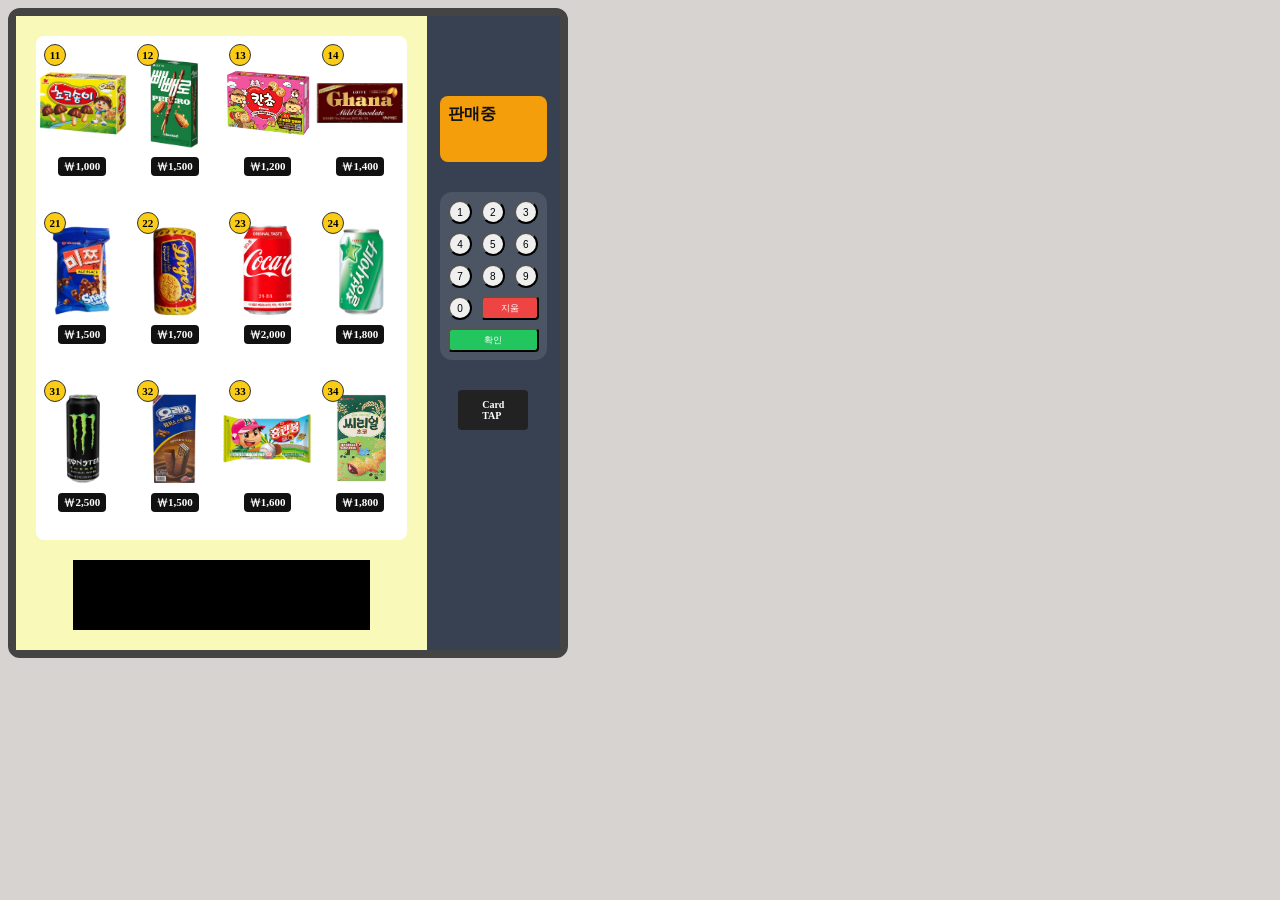
<file: 2주차/index.html>
<!doctype html>
<html lang="ko">
  <head>
    <meta charset="UTF-8" />
    <meta name="viewport" content="width=device-width, initial-scale=1.0" />
    <title>자판기</title>
    <link rel="stylesheet" href="style.css" />
  </head>
  <body>
    <main>
      <div class="machine">
        <div class="product-panel">
          <div class="product-grid"></div>
          <div class="pickup-box"></div>
        </div>
        <div class="control-panel">
          <div class="display">
            <div class="display-code"></div>
            <div class="display-price"></div>
          </div>
          <div class="keypad">
            <button class="number-btn">1</button>
            <button class="number-btn">2</button>
            <button class="number-btn">3</button>
            <button class="number-btn">4</button>
            <button class="number-btn">5</button>
            <button class="number-btn">6</button>
            <button class="number-btn">7</button>
            <button class="number-btn">8</button>
            <button class="number-btn">9</button>
            <button class="number-btn">0</button>
            <button class="recBtn delete">지움</button>
            <button class="recBtn confirm">확인</button>
          </div>
          <div class="card-slot">
            Card<br />
            TAP
          </div>
        </div>
      </div>
    </main>
    <script src="script.js"></script>
  </body>
</html>
</file>
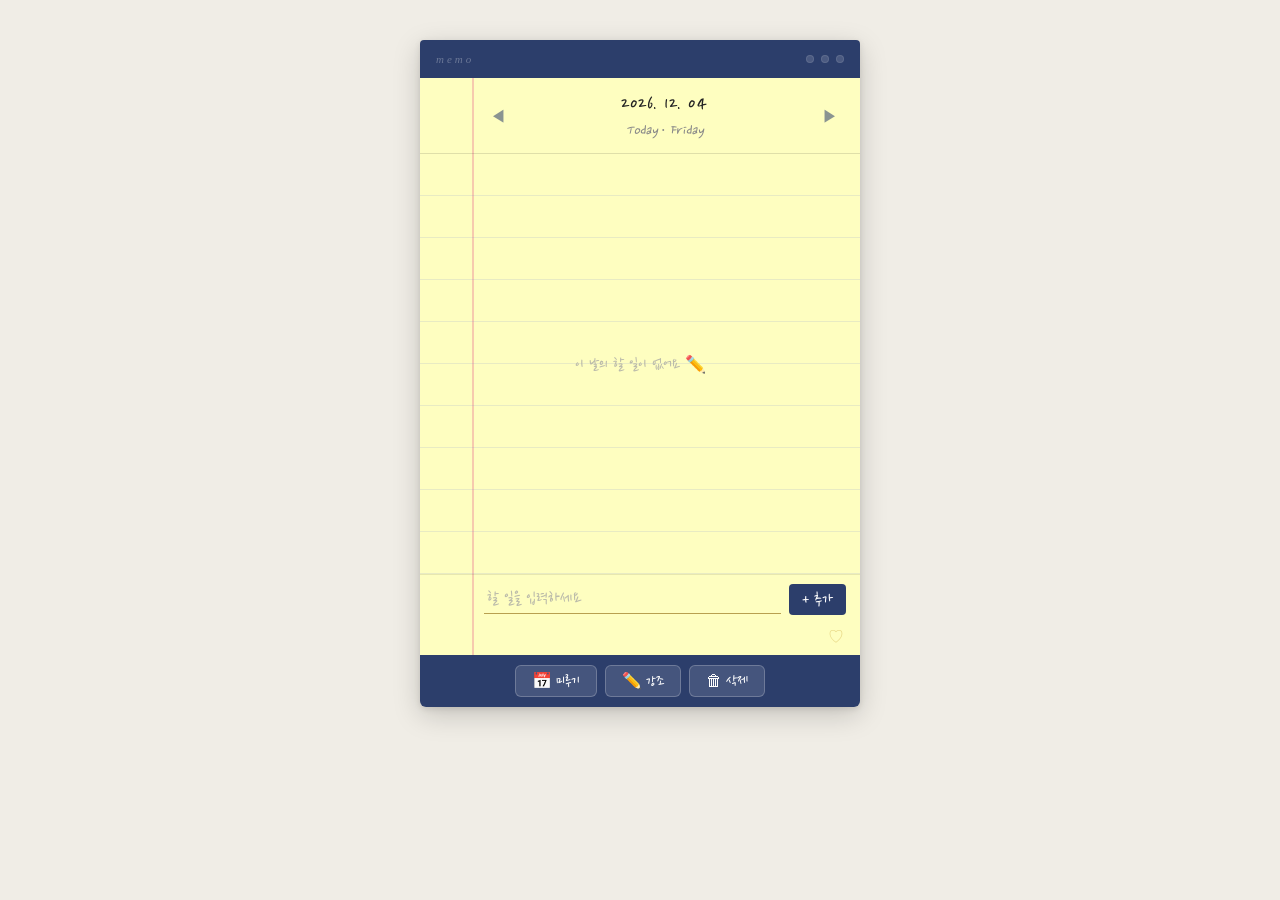
<file: ToDoList/index.html>
<!doctype html>
<html lang="ko">
  <head>
    <meta charset="UTF-8" />
    <meta name="viewport" content="width=device-width, initial-scale=1.0" />
    <title>Memo Todo</title>
    <link rel="preconnect" href="https://fonts.googleapis.com" />
    <link
      href="https://fonts.googleapis.com/css2?family=Nanum+Pen+Script&display=swap"
      rel="stylesheet"
    />
    <link rel="stylesheet" href="style.css" />
  </head>
  <body>
    <div class="wrap">
      <div class="notepad">
        <div class="binder">
          <span class="binder-label">memo</span>
          <div class="binder-dots">
            <span class="binder-dot"></span>
            <span class="binder-dot"></span>
            <span class="binder-dot"></span>
          </div>
        </div>
        <div class="paper">
          <div class="red-line"></div>
          <div class="nav-bar">
            <button class="nav-btn" id="prev-btn" aria-label="이전 날">
              &#9664;
            </button>
            <div class="date-info">
              <span class="date-text" id="disp-date"></span>
              <span class="day-text" id="disp-day"></span>
            </div>
            <button class="nav-btn" id="next-btn" aria-label="다음 날">
              &#9654;
            </button>
          </div>

          <div class="list-area">
            <ul class="todo-list" id="todo-list" aria-label="할 일 목록"></ul>
            <div class="ruled-lines" id="ruled-lines" aria-hidden="true"></div>
          </div>
          <div class="add-row">
            <input
              class="add-input"
              id="add-input"
              type="text"
              placeholder="할 일을 입력하세요"
              maxlength="40"
              autocomplete="off"
            />
            <button class="add-btn" id="add-btn">+ 추가</button>
          </div>

          <div class="paper-footer">&#9825;</div>
        </div>
        <div class="bottom-bar">
          <button class="bb-btn" id="bb-postpone">&#128197; 미루기</button>
          <button class="bb-btn" id="bb-highlight">&#9999;&#65039; 강조</button>
          <button class="bb-btn" id="bb-delete">&#128465; 삭제</button>
        </div>
      </div>
    </div>
    <div
      class="hl-popup hidden"
      id="hl-popup"
      role="dialog"
      aria-label="형광펜 색상 선택"
    >
      <button class="hl-dot hl-y" data-hl="hl-y" title="노랑"></button>
      <button class="hl-dot hl-p" data-hl="hl-p" title="핑크"></button>
      <button class="hl-dot hl-m" data-hl="hl-m" title="민트"></button>
      <button class="hl-dot hl-none" data-hl="" title="없음"></button>
    </div>
    <div class="toast hidden" id="toast" role="status" aria-live="polite"></div>

    <script src="script.js"></script>
  </body>
</html>
</file>
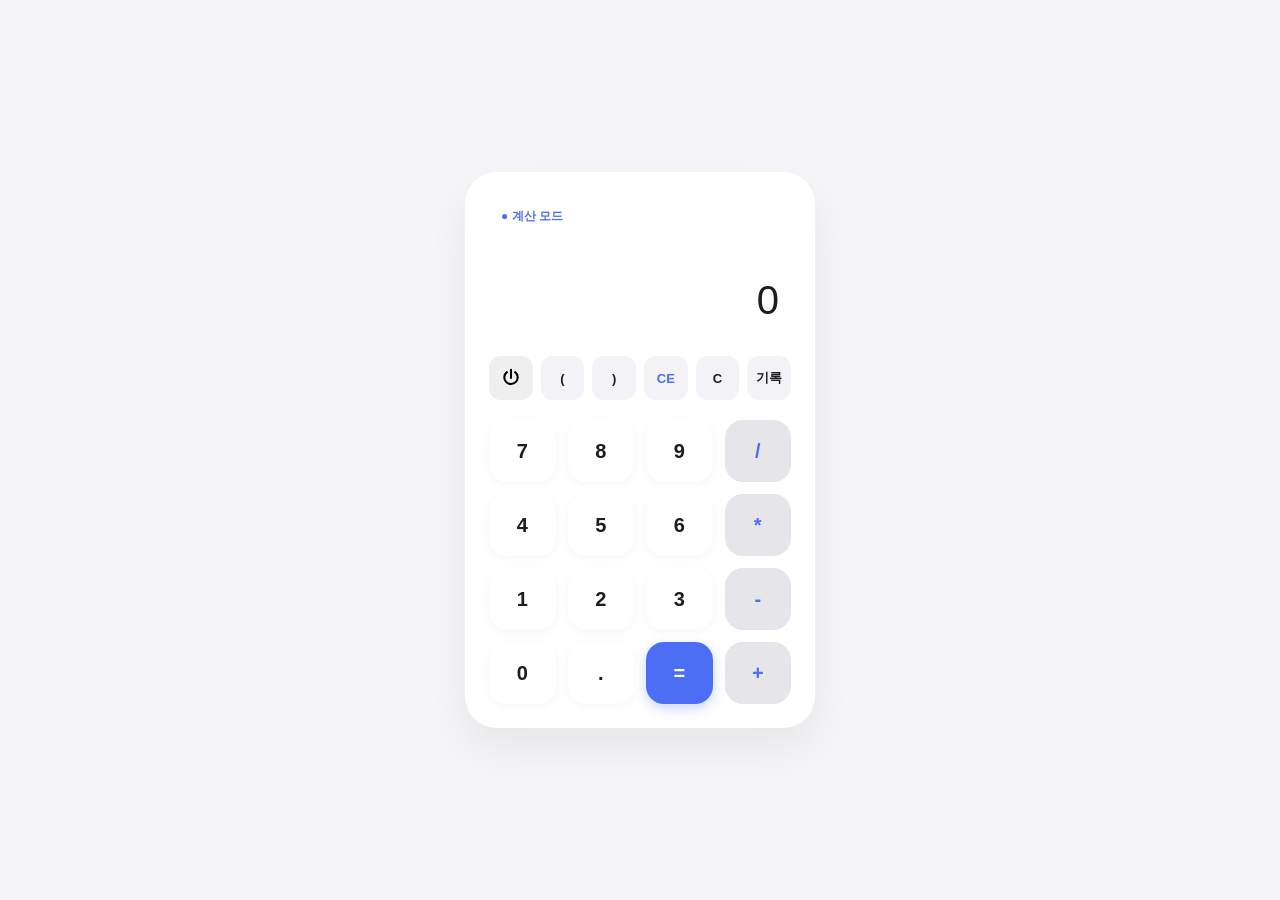
<file: 계산기/index.html>
<!doctype html>
<html lang="ko">
  <head>
    <meta charset="UTF-8" />
    <meta name="viewport" content="width=device-width, initial-scale=1.0" />
    <title>계산기</title>
    <link rel="stylesheet" href="style.css" />
  </head>
  <body>
    <div class="calculator" id="calculator">
      <div class="display-box" id="displayBox">
        <div class="mode-indicator" id="modeIndicator">● 계산 모드</div>
        <div class="expression" id="expression"></div>
        <div class="result" id="result">0</div>
      </div>

      <div class="top-row">
        <button class="btn power" onclick="togglePower()">
          <svg viewBox="0 0 24 24" width="20" height="20">
            <path
              d="M12 2v10"
              stroke="currentColor"
              stroke-width="2.5"
              stroke-linecap="round"
            />
            <path
              d="M7.05 4.93a8 8 0 1 0 9.9 0"
              fill="none"
              stroke="currentColor"
              stroke-width="2.5"
              stroke-linecap="round"
            />
          </svg>
        </button>
        <button class="btn func" onclick="inputBracket('(')">(</button>
        <button class="btn func" onclick="inputBracket(')')">)</button>
        <button class="btn func ce" onclick="clearEntry()">CE</button>

        <button class="btn func" onclick="backspace()">C</button>

        <button class="btn func" id="historyBtn" onclick="toggleHistoryMode()">
          기록
        </button>
      </div>

      <div class="grid-pad">
        <button class="btn num" onclick="inputNumber('7')">7</button>
        <button class="btn num" onclick="inputNumber('8')">8</button>
        <button class="btn num" onclick="inputNumber('9')">9</button>
        <button class="btn op" onclick="inputOperator('/')">/</button>

        <button class="btn num" onclick="inputNumber('4')">4</button>
        <button class="btn num" onclick="inputNumber('5')">5</button>
        <button class="btn num" onclick="inputNumber('6')">6</button>
        <button class="btn op" onclick="inputOperator('*')">*</button>

        <button class="btn num" onclick="inputNumber('1')">1</button>
        <button class="btn num" onclick="inputNumber('2')">2</button>
        <button class="btn num" onclick="inputNumber('3')">3</button>
        <button class="btn op" onclick="inputOperator('-')">-</button>

        <button class="btn num" onclick="inputNumber('0')">0</button>
        <button class="btn num" onclick="inputDot('.')">.</button>
        <button class="btn equal" onclick="calculateResult()">=</button>
        <button class="btn op" onclick="inputOperator('+')">+</button>
      </div>
    </div>

    <script src="script.js"></script>
  </body>
</html>
</file>
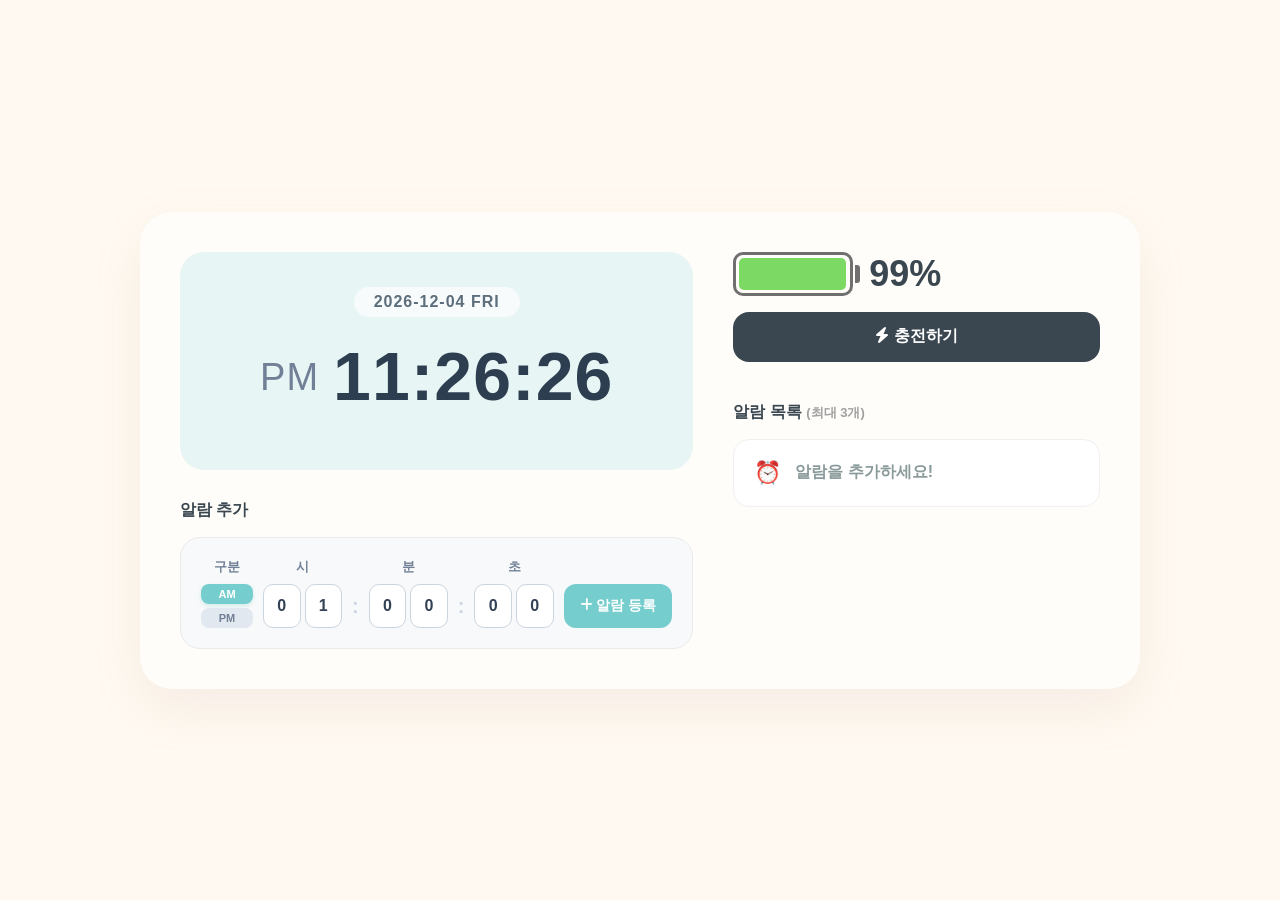
<file: 시계/index.html>
<!doctype html>
<html lang="ko">
  <head>
    <meta charset="UTF-8" />
    <meta name="viewport" content="width=device-width, initial-scale=1.0" />
    <title>My Clock</title>
    <link rel="stylesheet" href="style.css" />
    <link
      rel="stylesheet"
      href="https://cdnjs.cloudflare.com/ajax/libs/font-awesome/6.4.0/css/all.min.css"
    />
  </head>
  <body>
    <main class="bg-area">
      <div class="main-box">
        <div class="main-content">
          <div class="left-content">
            <div class="clock-screen">
              <div class="date-text-large" id="date-string">2026-06-19 FRI</div>
              <div class="clock-box" id="clock-box-area">
                <div class="time-text" id="clock-string">PM 06:45:00</div>
              </div>
            </div>

            <div class="alarm-input-area">
              <div class="title-text">알람 추가</div>
              <div class="alarm-inputs">
                <div class="ampm-container">
                  <div class="group-label">구분</div>
                  <div class="ampm-btn-group-vertical">
                    <button
                      type="button"
                      class="ampm-toggle-btn active"
                      data-value="AM"
                    >
                      AM
                    </button>
                    <button
                      type="button"
                      class="ampm-toggle-btn"
                      data-value="PM"
                    >
                      PM
                    </button>
                  </div>
                </div>

                <div class="time-group">
                  <div class="group-label">시</div>
                  <div class="digit-pair">
                    <select id="hour-10" class="num-select"></select>
                    <select id="hour-1" class="num-select"></select>
                  </div>
                </div>

                <span class="center-colon">:</span>

                <div class="time-group">
                  <div class="group-label">분</div>
                  <div class="digit-pair">
                    <select id="min-10" class="num-select"></select>
                    <select id="min-1" class="num-select"></select>
                  </div>
                </div>

                <span class="center-colon">:</span>

                <div class="time-group">
                  <div class="group-label">초</div>
                  <div class="digit-pair">
                    <select id="sec-10" class="num-select"></select>
                    <select id="sec-1" class="num-select"></select>
                  </div>
                </div>

                <button class="add-btn" id="add-alarm-btn">
                  <i class="fa-solid fa-plus"></i> 알람 등록
                </button>
              </div>
            </div>
          </div>

          <div class="right-content">
            <div class="battery-area">
              <div class="battery-status">
                <div class="battery-shape">
                  <div class="battery-inside" id="battery-bar"></div>
                </div>
                <span class="battery-percent" id="battery-text">100%</span>
              </div>
              <div class="btn-wrap">
                <button class="charge-btn" id="charge-btn">
                  <i class="fa-solid fa-bolt"></i> 충전하기
                </button>
              </div>
            </div>

            <div class="alarm-list-area">
              <div class="title-text">
                알람 목록 <span class="sub-text">(최대 3개)</span>
              </div>
              <div class="alarm-list" id="alarm-list-container"></div>
            </div>
          </div>
        </div>
      </div>
    </main>

    <script src="script.js"></script>
  </body>
</html>
</file>
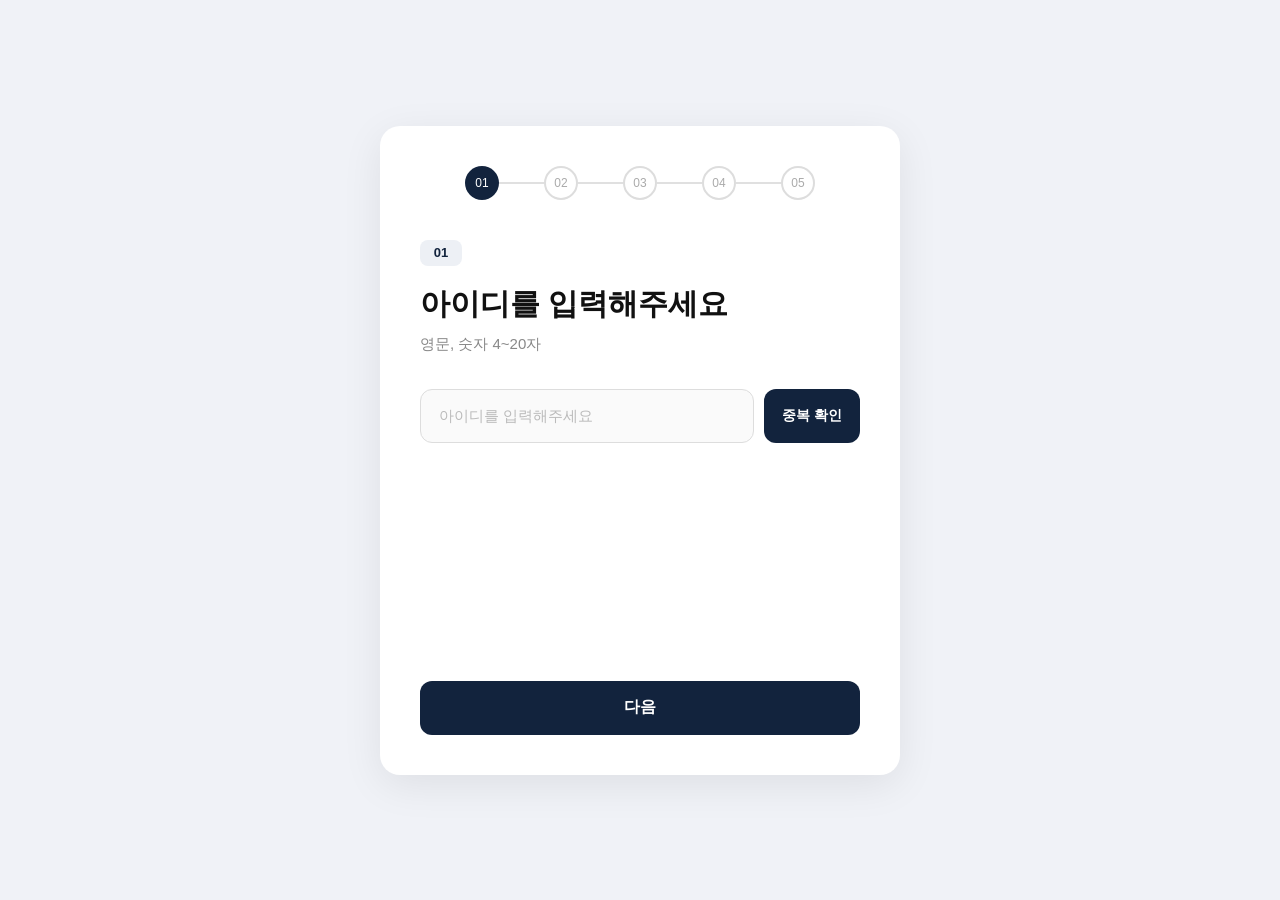
<file: 회원가입/index.html>
<!doctype html>
<html lang="ko">
  <head>
    <meta charset="UTF-8" />
    <meta name="viewport" content="width=device-width, initial-scale=1.0" />
    <title>회원가입</title>
    <link rel="stylesheet" href="style.css" />
  </head>
  <body>
    <main class="signup">
      <div class="signup-card">
        <div class="progress">
          <div class="step active"><span>01</span></div>
          <div class="line"></div>
          <div class="step"><span>02</span></div>
          <div class="line"></div>
          <div class="step"><span>03</span></div>
          <div class="line"></div>
          <div class="step"><span>04</span></div>
          <div class="line"></div>
          <div class="step"><span>05</span></div>
        </div>
        <header class="signup-header">
          <div id="stepNumber">01</div>
          <h2 id="title"></h2>
          <p id="description"></p>
        </header>
        <section id="content"></section>
        <footer class="button-area">
          <button id="prevButton" type="button">이전</button>
          <button id="nextButton" type="button">다음</button>
        </footer>
      </div>
    </main>

    <script src="script.js"></script>
  </body>
</html>
</file>
<file: 2주차/style.css>
*,
*::before,
*::after {
  box-sizing: border-box;
}

:root {
  --wall-color: #d6d3d1;
  --machine-color: #ffffff;
  --product-panel-color: rgb(249, 249, 185);
  --control-panel-color: #374151;
  --product-grid-color: #ffffff;
  --item-label-color: #facc15;
  --item-price-color: #111;
  --display-color: #f59e0b;
  --keypad-color: #4b5563;
  --confirm-color: #22c55e;
  --delete-color: #ef4444;
  --card-slot: #222;
  --machine-border-color: #444;
}

body {
  background-color: var(--wall-color);
}
.machine {
  background-color: var(--machine-color);
  border: 8px solid var(--machine-border-color);
  width: 560px;
  height: 650px;
  display: flex;
  border-radius: 12px;
}

.product-panel {
  background-color: var(--product-panel-color);
  flex: 5;
  display: flex;
  flex-direction: column;
  align-items: center;
  gap: 20px;
  padding: 20px;
}
.control-panel {
  background-color: var(--control-panel-color);
  flex: 1.8;
  display: flex;
  flex-direction: column;
  align-items: center;
  gap: 30px;
}
.product-grid {
  width: 100%;
  flex: 1;
  min-height: 0;
  background-color: var(--product-grid-color);
  display: grid;
  grid-template-columns: repeat(4, minmax(0, 1fr));
  border-radius: 8px;
}

.item {
  position: relative;
  display: flex;
  flex-direction: column;
  align-items: center;
  padding-top: 20px;
}
.item-label {
  position: absolute;
  top: 8px;
  left: 8px;
  width: 22px;
  height: 22px;
  display: flex;
  justify-content: center;
  align-items: center;
  background: var(--item-label-color);
  border-radius: 50%;
  font-size: 11px;
  font-weight: bold;
  border: 1px solid #333;
}
.item-price {
  font-size: 11px;
  font-weight: bold;
  background: var(--item-price-color);
  color: #fff;
  padding: 2px 6px;
  border-radius: 4px;
}
.merchandise-img {
  width: 100%;
  max-width: 100px;
  aspect-ratio: 1;
  object-fit: contain;
  margin-bottom: 8px;
}
.pickup-box {
  width: 80%;
  height: 70px;
  background-color: black;
  display: flex;
  justify-content: center;
  align-items: center;
}
.pickup-img {
  height: 80px;
  max-width: 120px;
  object-fit: contain;
}
.pickup-img.rotated {
  transform: rotate(90deg);
}
.display {
  margin-top: 80px;
  width: 80%;
  height: 66px;
  background-color: var(--display-color);
  border-radius: 8px;
  padding: 8px;
  color: #111;
  font-weight: bold;
}
.keypad {
  display: grid;
  grid-template-columns: repeat(3, 1fr);
  gap: 8px;
  width: 80%;
  background-color: var(--keypad-color);
  padding: 8px;
  border-radius: 12px;
}
.keypad button {
  width: 24px;
  height: 24px;
  border-radius: 50%;
  font-size: 10px;
  cursor: pointer;
}
.keypad button.recBtn {
  border-radius: 4px;
  font-size: 9px;
  width: 100%;
}
.delete {
  background-color: var(--delete-color);
  color: white;
  grid-column: span 2;
}
.confirm {
  background-color: var(--confirm-color);
  color: white;
  grid-column: 1/4;
}
.card-slot {
  width: 70px;
  height: 40px;
  background-color: var(--card-slot);
  color: white;
  display: flex;
  flex-direction: column;
  justify-content: center;
  align-items: center;
  font-size: 10px;
  font-weight: bold;
  border-radius: 4px;
  cursor: pointer;
}
.card-slot.active {
  animation: blink 1.2s infinite;
}
@keyframes blink {
  50% {
    opacity: 0.5;
  }
}
</file>
<file: ToDoList/style.css>
@import url("https://fonts.googleapis.com/css2?family=Nanum+Pen+Script&display=swap");

:root {
  --color-bg-page: #f0ede6;
  --color-bg-paper: #fefec0;
  --color-bg-binder: #2c3e6b;
  --color-bg-binder-hover: #1e2d52;
  --color-text-primary: #222;
  --color-text-muted: #888;
  --color-text-faint: #bba;
  --color-text-done: #bbb;
  --color-text-badge: #999;
  --color-text-binder: rgba(255, 255, 255, 0.3);
  --color-text-white: #ffffff;
  --color-red-line: #f0a0a0;
  --color-ruled-line: rgba(100, 120, 210, 0.14);
  --color-border-header: rgba(0, 0, 0, 0.12);
  --color-border-add: rgba(0, 0, 0, 0.09);
  --color-border-input: #b8a050;
  --color-item-hover: rgba(255, 255, 255, 0.42);
  --color-item-selected: rgba(255, 225, 80, 0.3);
  --color-cb-border: #aaa;
  --color-hl-y: rgba(255, 215, 0, 0.52);
  --color-hl-p: rgba(255, 140, 165, 0.5);
  --color-hl-m: rgba(100, 210, 170, 0.5);
  --color-hl-y-dot: rgba(255, 215, 0, 0.85);
  --color-hl-p-dot: rgba(255, 140, 165, 0.85);
  --color-hl-m-dot: rgba(100, 210, 170, 0.85);
  --color-bb-btn-bg: rgba(255, 255, 255, 0.12);
  --color-bb-btn-border: rgba(255, 255, 255, 0.22);
  --color-bb-btn-hover: rgba(255, 255, 255, 0.25);
  --color-bb-btn-active: rgba(255, 255, 255, 0.35);
  --color-bb-btn-active-border: rgba(255, 255, 255, 0.5);
  --color-toast-bg: #222;
  --shadow-notepad:
    0 8px 28px rgba(0, 0, 0, 0.18), 0 2px 6px rgba(0, 0, 0, 0.1);
  --shadow-hl-popup: 0 4px 14px rgba(0, 0, 0, 0.14);
  --item-height: 42px;
  --red-line-left: 52px;
  --content-left-pad: 64px;
}

*,
*::before,
*::after {
  box-sizing: border-box;
  margin: 0;
  padding: 0;
}

body {
  background: var(--color-bg-page);
  display: flex;
  justify-content: center;
  align-items: flex-start;
  min-height: 100vh;
  padding: 2.5rem 1rem;
  font-family: "Nanum Pen Script", cursive;
}

.wrap {
  width: 100%;
  max-width: 440px;
}

.notepad {
  border-radius: 4px 4px 6px 6px;
  box-shadow: var(--shadow-notepad);
  overflow: hidden;
}

.binder {
  background: var(--color-bg-binder);
  height: 38px;
  display: flex;
  align-items: center;
  padding: 0 16px;
  gap: 10px;
}

.binder-label {
  color: var(--color-text-binder);
  font-size: 11px;
  font-family: Georgia, serif;
  font-style: italic;
  letter-spacing: 3px;
  flex: 1;
}

.binder-dots {
  display: flex;
  gap: 7px;
}

.binder-dot {
  width: 8px;
  height: 8px;
  border-radius: 50%;
  background: rgba(255, 255, 255, 0.15);
  border: 1px solid rgba(255, 255, 255, 0.1);
}

.paper {
  background: var(--color-bg-paper);
  position: relative;
}

.red-line {
  position: absolute;
  left: var(--red-line-left);
  top: 0;
  bottom: 0;
  width: 1.5px;
  background: var(--color-red-line);
  opacity: 0.55;
  pointer-events: none;
  z-index: 0;
}

.nav-bar {
  display: flex;
  align-items: center;
  justify-content: space-between;
  padding: 14px 16px 12px var(--content-left-pad);
  border-bottom: 1.5px solid var(--color-border-header);
  position: relative;
  z-index: 1;
}

.nav-btn {
  background: none;
  border: none;
  cursor: pointer;
  font-size: 16px;
  color: var(--color-bg-binder);
  opacity: 0.55;
  padding: 4px 6px;
  border-radius: 3px;
  line-height: 1;
  transition: opacity 0.15s;
}

.nav-btn:hover {
  opacity: 1;
}

.date-info {
  text-align: center;
  flex: 1;
  display: flex;
  flex-direction: column;
  gap: 3px;
}

.date-text {
  font-size: 21px;
  color: var(--color-text-primary);
  letter-spacing: 0.5px;
}

.day-text {
  font-size: 16px;
  color: var(--color-text-muted);
  font-style: italic;
}

.list-area {
  position: relative;
  height: calc(var(--item-height) * 10);
}

.ruled-lines {
  position: absolute;
  inset: 0;
  pointer-events: none;
  z-index: 0;
}

.ruled-line {
  position: absolute;
  left: 0;
  right: 0;
  height: 1px;
  background: var(--color-ruled-line);
}

.todo-list {
  list-style: none;
  position: absolute;
  inset: 0;
  z-index: 1;
  overflow: hidden;
}

.todo-item {
  display: flex;
  align-items: center;
  padding: 0 14px 0 var(--content-left-pad);
  height: var(--item-height);
  gap: 10px;
  cursor: pointer;
  transition: background 0.12s;
  position: relative;
}

.todo-item:hover {
  background: var(--color-item-hover);
}

.todo-item.selected {
  background: var(--color-item-selected);
}

.cb {
  width: 19px;
  height: 19px;
  border: 1.5px solid var(--color-cb-border);
  border-radius: 2px;
  flex-shrink: 0;
  display: flex;
  align-items: center;
  justify-content: center;
  background: white;
  font-size: 11px;
  font-family: sans-serif;
  color: var(--color-text-white);
  transition: all 0.15s;
  cursor: pointer;
}

.cb.checked {
  background: var(--color-bg-binder);
  border-color: var(--color-bg-binder);
}

.item-body {
  flex: 1;
  min-width: 0;
  display: flex;
  flex-direction: column;
  justify-content: center;
}

.todo-text {
  font-size: 19px;
  color: var(--color-text-primary);
  line-height: 1;
  white-space: nowrap;
  overflow: hidden;
  text-overflow: ellipsis;
  display: block;
}

.todo-text.done {
  text-decoration: line-through;
  color: var(--color-text-done);
}

.moved-badge {
  font-size: 10px;
  color: var(--color-text-badge);
  font-family: sans-serif;
  line-height: 1;
  margin-top: 1px;
}

.hl-y {
  background: var(--color-hl-y);
  padding: 0 3px;
  border-radius: 2px;
}
.hl-p {
  background: var(--color-hl-p);
  padding: 0 3px;
  border-radius: 2px;
}
.hl-m {
  background: var(--color-hl-m);
  padding: 0 3px;
  border-radius: 2px;
}

.empty-msg {
  position: absolute;
  inset: 0;
  display: flex;
  align-items: center;
  justify-content: center;
  font-size: 17px;
  color: var(--color-text-faint);
  pointer-events: none;
  z-index: 2;
}

.hl-popup {
  position: fixed;
  background: white;
  border: 1px solid #ddd;
  border-radius: 8px;
  padding: 6px 9px;
  display: flex;
  gap: 7px;
  z-index: 300;
  box-shadow: var(--shadow-hl-popup);
}

.hl-popup.hidden {
  display: none;
}

.hl-dot {
  width: 21px;
  height: 21px;
  border-radius: 50%;
  cursor: pointer;
  border: 2px solid transparent;
  transition:
    border-color 0.1s,
    transform 0.1s;
}

.hl-dot:hover {
  border-color: #555;
  transform: scale(1.12);
}

.hl-dot.hl-y {
  background: var(--color-hl-y-dot);
}
.hl-dot.hl-p {
  background: var(--color-hl-p-dot);
}
.hl-dot.hl-m {
  background: var(--color-hl-m-dot);
}
.hl-dot.hl-none {
  background: #eee;
  border: 2px solid #ccc;
}

.add-row {
  display: flex;
  gap: 8px;
  align-items: center;
  padding: 9px 14px 9px var(--content-left-pad);
  border-top: 1.5px solid var(--color-border-add);
  position: relative;
  z-index: 1;
}

.add-input {
  flex: 1;
  background: transparent;
  border: none;
  border-bottom: 1.5px solid var(--color-border-input);
  outline: none;
  font-family: "Nanum Pen Script", cursive;
  font-size: 18px;
  color: var(--color-text-primary);
  padding: 2px 3px;
}

.add-input::placeholder {
  color: var(--color-text-faint);
}

.add-btn {
  background: var(--color-bg-binder);
  border: none;
  color: var(--color-text-white);
  padding: 5px 13px;
  border-radius: 4px;
  font-family: "Nanum Pen Script", cursive;
  font-size: 17px;
  cursor: pointer;
  white-space: nowrap;
  transition: background 0.15s;
}

.add-btn:hover {
  background: var(--color-bg-binder-hover);
}

.paper-footer {
  text-align: right;
  padding: 3px 16px 7px;
  color: #c8a030;
  opacity: 0.4;
  font-size: 16px;
  position: relative;
  z-index: 1;
}

.bottom-bar {
  background: var(--color-bg-binder);
  padding: 10px 12px;
  display: flex;
  gap: 8px;
  justify-content: center;
}

.bb-btn {
  background: var(--color-bb-btn-bg);
  border: 1px solid var(--color-bb-btn-border);
  color: var(--color-text-white);
  padding: 5px 16px;
  border-radius: 6px;
  cursor: pointer;
  font-family: "Nanum Pen Script", cursive;
  font-size: 16px;
  display: flex;
  align-items: center;
  gap: 5px;
  transition: background 0.12s;
  white-space: nowrap;
}

.bb-btn:hover {
  background: var(--color-bb-btn-hover);
}

.bb-btn.active {
  background: var(--color-bb-btn-active);
  border-color: var(--color-bb-btn-active-border);
}

.toast {
  position: fixed;
  bottom: 28px;
  left: 50%;
  transform: translateX(-50%);
  background: var(--color-toast-bg);
  color: var(--color-text-white);
  padding: 8px 20px;
  border-radius: 20px;
  font-family: "Nanum Pen Script", cursive;
  font-size: 15px;
  white-space: nowrap;
  z-index: 200;
  transition: opacity 0.3s;
}

.toast.hidden {
  opacity: 0;
  pointer-events: none;
}

.toast:not(.hidden) {
  opacity: 1;
}
</file>
<file: 계산기/style.css>
:root {
  --color-bg-page: #f5f5f7;
  --color-bg-calculator: #ffffff;
  --color-bg-btn-num: #ffffff;
  --color-bg-btn-func: #f2f2f7;
  --color-bg-btn-op: #e5e5ea;
  --color-bg-btn-equal: #4c6ef5;

  --color-text-num: #1d1d1f;
  --color-text-func: #1d1d1f;
  --color-text-op: #4c6ef5;
  --color-text-equal: #ffffff;

  --shadow-calculator: 0 20px 40px rgba(0, 0, 0, 0.06);
  --shadow-btn-num: 0 2px 8px rgba(0, 0, 0, 0.04);
  --shadow-btn-equal: 0 4px 12px rgba(82, 110, 245, 0.3);
}

* {
  box-sizing: border-box;
  margin: 0;
  padding: 0;
  font-family:
    -apple-system, BlinkMacSystemFont, "Segoe UI", Roboto, sans-serif;
  -webkit-font-smoothing: antialiased;
}

body {
  background-color: var(--color-bg-page);
  display: flex;
  justify-content: center;
  align-items: center;
  min-height: 100vh;
  padding: 20px;
}

.calculator {
  background-color: var(--color-bg-calculator);
  width: 350px;
  padding: 24px;
  border-radius: 32px;
  box-shadow: var(--shadow-calculator);
  display: flex;
  flex-direction: column;
  gap: 20px;
}

.display-box {
  width: 100%;
  height: 140px;
  padding: 12px 12px;
  border-radius: 16px;
  display: flex;
  flex-direction: column;
  justify-content: space-between;
  align-items: flex-end;
  position: relative;
  transition: all 0.3s ease;
  overflow: hidden;
}

.display-box.blackout {
  background-color: #000000 !important;
  padding: 12px 16px;
  box-shadow: inset 0 2px 8px rgba(0, 0, 0, 0.5);
}
.display-box.blackout * {
  opacity: 0 !important;
  visibility: hidden;
}

.mode-indicator {
  align-self: flex-start;
  font-size: 12px;
  font-weight: 600;
  color: var(--color-bg-btn-equal);
  display: flex;
  align-items: center;
  gap: 4px;
}

.expression {
  font-size: 16px;
  color: #86868b;
  min-height: 20px;
  width: 100%;
  text-align: right;
  white-space: nowrap;
  overflow: hidden;
  margin-top: auto;
}

.result {
  font-size: 40px;
  font-weight: 400;
  color: var(--color-text-num);
  width: 100%;
  text-align: right;
  white-space: nowrap;
  overflow: hidden;
  line-height: 1.2;
}

.top-row {
  display: grid;
  grid-template-columns: repeat(6, 1fr);
  gap: 8px;
}

.grid-pad {
  display: grid;
  grid-template-columns: repeat(4, 1fr);
  gap: 12px;
}

.btn {
  border: none;
  outline: none;
  display: flex;
  justify-content: center;
  align-items: center;
  cursor: pointer;
  font-weight: 600;
  transition: all 0.15s ease;
}

.btn:active {
  transform: scale(0.92);
}

.top-row .btn {
  height: 44px;
  border-radius: 12px;
  font-size: 13px;
}

.grid-pad .btn {
  height: 62px;
  border-radius: 18px;
  font-size: 20px;
}
.btn.power svg {
  width: 20px;
  height: 20px;
}

.calculator.disabled .btn:not(.power) {
  pointer-events: none;
  opacity: 0.5;
}
.calculator.disabled .btn.power {
  background-color: #ff3b30;
  color: #ffffff;
}

.btn.func {
  background-color: var(--color-bg-btn-func);
  color: var(--color-text-func);
}
.btn.func.ce {
  color: var(--color-bg-btn-equal);
}
.btn.func.history-active {
  background-color: var(--color-bg-btn-equal);
  color: var(--color-text-equal);
}

.btn.num {
  background-color: var(--color-bg-btn-num);
  color: var(--color-text-num);
  box-shadow: var(--shadow-btn-num);
}

.btn.op {
  background-color: var(--color-bg-btn-op);
  color: var(--color-text-op);
}

.btn.equal {
  background-color: var(--color-bg-btn-equal);
  color: var(--color-text-equal);
  box-shadow: var(--shadow-btn-equal);
}
</file>
<file: 시계/style.css>
:root {
  --color-background-page: #fff9f1;
  --color-background-main: #fffdf9;
  --color-background-screen: #e8f5f5;
  --color-background-input: #f8f9fa;
  --color-background-ampm-active: #76cdcd;
  --color-background-ampm-inactive: #e2e8f0;
  --color-background-charge-btn: #3a4750;
  --color-background-charge-btn-hover: #2a343d;
  --color-background-battery-high: #7cd964;
  --color-background-battery-medium: #ffaa64;
  --color-background-battery-low: #ff7686;
  --color-background-triggered: #ffeaea;

  --color-text-main: #3a4750;
  --color-text-time: #2c3e50;
  --color-text-muted: #718096;
  --color-text-light: #9aaba8;

  --color-border-main: #eaeaea;
  --color-border-input: #cbd5e1;
}

* {
  box-sizing: border-box;
  font-family:
    "Pretendard",
    -apple-system,
    sans-serif;
}

body {
  margin: 0;
}

.bg-area {
  background-color: var(--color-background-page);
  display: flex;
  justify-content: center;
  align-items: center;
  height: 100vh;
  width: 100%;
}

.main-box {
  background-color: var(--color-background-main);
  border-radius: 32px;
  padding: 40px;
  box-shadow: 0 20px 50px rgba(180, 160, 140, 0.12);
  width: 100%;
  max-width: 1000px;
}

.main-header {
  display: flex;
  justify-content: space-between;
  align-items: center;
  margin-bottom: 30px;
}

.logo {
  font-size: 20px;
  font-weight: 700;
  color: var(--color-text-main);
}

.main-content {
  display: flex;
  gap: 40px;
}

.left-content {
  flex: 1.4;
  display: flex;
  flex-direction: column;
  gap: 30px;
}

.right-content {
  flex: 1;
  display: flex;
  flex-direction: column;
  gap: 30px;
}

.clock-screen {
  background-color: var(--color-background-screen);
  border-radius: 24px;
  padding: 35px 20px;
  display: flex;
  flex-direction: column;
  align-items: center;
  justify-content: center;
}

.date-text-large {
  background-color: rgba(255, 255, 255, 0.65);
  padding: 6px 20px;
  border-radius: 20px;
  font-size: 16px;
  font-weight: 700;
  color: #5d6e7c;
  letter-spacing: 1px;
}

.clock-box {
  width: 100%;
  text-align: center;
  margin: 15px 0;
  padding: 5px;
  border-radius: 12px;
}

.time-text {
  font-size: 68px;
  font-weight: 700;
  color: var(--color-text-time);
  letter-spacing: 1px;
  display: flex;
  justify-content: center;
  align-items: center;
  gap: 14px;
}

.time-text .time-ampm {
  font-size: 38px;
  color: var(--color-text-muted);
  font-weight: 500;
  position: relative;
  top: 2px;
}

.clock-box.blackout {
  background-color: #000000 !important;
}
.clock-box.blackout .time-text {
  visibility: hidden;
}

.bottom-text {
  font-size: 14px;
  color: var(--color-text-light);
  display: flex;
  align-items: center;
  gap: 6px;
}

.title-text {
  font-size: 16px;
  font-weight: 700;
  color: var(--color-text-main);
  margin-bottom: 16px;
}

.sub-text {
  font-size: 13px;
  color: #a0a0a0;
}

.alarm-inputs {
  display: flex;
  align-items: flex-end;
  justify-content: space-between;
  gap: 10px;
  background-color: var(--color-background-input);
  padding: 20px;
  border-radius: 20px;
  border: 1px solid var(--color-border-main);
}

.group-label {
  font-size: 13px;
  color: var(--color-text-muted);
  text-align: center;
  font-weight: 700;
  margin-bottom: 8px;
}

.ampm-container {
  display: flex;
  flex-direction: column;
}

.ampm-btn-group-vertical {
  display: flex;
  flex-direction: column;
  gap: 4px;
}

.ampm-toggle-btn {
  background-color: var(--color-background-ampm-inactive);
  border: none;
  border-radius: 8px;
  color: var(--color-text-muted);
  font-size: 11px;
  font-weight: 700;
  width: 52px;
  height: 20px;
  cursor: pointer;
  transition: all 0.2s ease;
}

.ampm-toggle-btn.active {
  background-color: var(--color-background-ampm-active);
  color: white;
  box-shadow: 0 2px 4px rgba(118, 205, 205, 0.3);
}

.time-group {
  display: flex;
  flex-direction: column;
  flex: 1;
}

.digit-pair {
  display: flex;
  gap: 4px;
}

.num-select {
  -webkit-appearance: none;
  -moz-appearance: none;
  appearance: none;

  width: 100%;
  height: 44px;
  background-color: #ffffff;
  border: 1px solid var(--color-border-input);
  border-radius: 10px;

  font-size: 16px;
  font-weight: 700;
  color: #334155;

  text-align: center;
  text-align-last: center;
  cursor: pointer;
  outline: none;
  transition: all 0.2s;
}

.num-select:focus {
  border-color: var(--color-background-ampm-active);
  box-shadow: 0 0 0 3px rgba(118, 205, 205, 0.15);
}

.center-colon {
  font-size: 20px;
  font-weight: 700;
  color: var(--color-border-input);
  margin-bottom: 10px;
}

.add-btn {
  background-color: var(--color-background-ampm-active);
  border: none;
  border-radius: 12px;
  color: white;
  height: 44px;
  padding: 0 16px;
  font-size: 14px;
  font-weight: 700;
  cursor: pointer;
  white-space: nowrap;
  transition: background 0.2s;
}
.add-btn:hover {
  background-color: #5eb3b3;
}

/* ─── 우측 섹션 (배터리 및 알람목록) ─── */
.battery-area {
  display: flex;
  flex-direction: column;
  gap: 16px;
  margin-bottom: 10px;
}

.battery-status {
  display: flex;
  align-items: center;
  gap: 16px;
}

.battery-shape {
  width: 120px;
  height: 44px;
  border: 3px solid #707070;
  border-radius: 10px;
  padding: 3px;
  position: relative;
}

.battery-shape::after {
  content: "";
  position: absolute;
  right: -10px;
  top: 10px;
  width: 5px;
  height: 18px;
  background-color: #707070;
  border-radius: 0 3px 3px 0;
}

.battery-inside {
  height: 100%;
  width: 100%;
  background-color: var(--color-background-battery-high);
  border-radius: 5px;
  transition: width 1s linear;
}

.battery-percent {
  font-size: 36px;
  font-weight: 700;
  color: var(--color-text-main);
}

.charge-btn {
  background-color: var(--color-background-charge-btn);
  border: none;
  border-radius: 16px;
  color: white;
  height: 50px;
  font-size: 16px;
  font-weight: 600;
  cursor: pointer;
  width: 100%;
  transition: background 0.2s;
}
.charge-btn:hover {
  background-color: var(--color-background-charge-btn-hover);
}

.alarm-list {
  display: flex;
  flex-direction: column;
  gap: 12px;
}

.empty-alarm-box {
  display: flex;
  justify-content: flex-start;
  align-items: center;
  background-color: #fff;
  border: 1px solid #f0f0f0;
  border-radius: 16px;
  padding: 20px;
  color: #a0aec0;
  gap: 14px;
}

.empty-alarm-box span {
  font-size: 16px;
  font-weight: 600;
  color: #8a9a9a;
}

.empty-alarm-box .emoji {
  font-size: 22px;
}

.alarm-item {
  display: flex;
  justify-content: space-between;
  align-items: center;
  background-color: #fff;
  border: 1px solid #f0f0f0;
  border-radius: 16px;
  padding: 16px 20px;
  transition: all 0.3s;
}

.alarm-item-left {
  display: flex;
  align-items: center;
  gap: 12px;
  font-size: 20px;
  font-weight: 600;
  color: #333;
}

.alarm-item-left i {
  color: var(--color-background-ampm-active);
}

.alarm-item-left .list-ampm {
  font-size: 16px;
  color: var(--color-text-muted);
  font-weight: 500;
  margin-right: 2px;
}

.delete-btn {
  background: none;
  border: none;
  color: #bbb;
  font-size: 16px;
  cursor: pointer;
}
.delete-btn:hover {
  color: var(--color-background-battery-low);
}

.alarm-item.triggered {
  background-color: var(--color-background-triggered) !important;
  border-color: #ffb3b3 !important;
}
.alarm-item.triggered .alarm-item-left {
  color: #ff4d4d !important;
}
.alarm-item.triggered .alarm-item-left i {
  color: #ff4d4d !important;
}
.alarm-item.triggered .delete-btn {
  color: #ff9999;
}
</file>
<file: 회원가입/style.css>
:root {
  --color-bg-page: #f0f2f7;
  --color-bg-card: #ffffff;
  --color-bg-input: #fafafa;
  --color-bg-eye-btn: #f5f6f8;
  --color-bg-random-area: #f7f8fb;
  --color-bg-step-number: #edf0f5;
  --color-bg-prev-btn: #ffffff;
  --color-primary: #12233d;
  --color-primary-hover: #1a3358;
  --color-success: #14b86d;
  --color-error: #ff4d4f;
  --color-text-main: #222222;
  --color-text-title: #111111;
  --color-text-sub: #888888;
  --color-text-step-number: #12233d;
  --color-text-muted: #bbbbb;
  --color-text-condition: #bbbbbb;
  --color-text-condition-done: #555555;
  --color-text-white: #ffffff;
  --color-text-prev: #555555;
  --color-text-random-label: #666666;
  --color-border: #dddddd;
  --color-border-input: #dddddd;
  --color-border-eye-btn: #e0e0e0;
  --color-border-random-area: #e8eaf0;
  --shadow-card: 0 10px 40px rgba(0, 0, 0, 0.08);
  --height-input: 54px;
  --radius-card: 20px;
  --radius-input: 12px;
  --radius-btn: 12px;
}

* {
  margin: 0;
  padding: 0;
  box-sizing: border-box;
}

body {
  background: var(--color-bg-page);
  font-family: "Pretendard", sans-serif;
  color: var(--color-text-main);
}

.signup {
  min-height: 100vh;
  display: flex;
  justify-content: center;
  align-items: center;
  padding: 40px;
}

.signup-card {
  width: 520px;
  background: var(--color-bg-card);
  border-radius: var(--radius-card);
  padding: 40px;
  box-shadow: var(--shadow-card);
}

.progress {
  display: flex;
  align-items: center;
  justify-content: center;
  margin-bottom: 40px;
}

.step {
  width: 34px;
  height: 34px;
  border-radius: 50%;
  background: var(--color-bg-card);
  border: 2px solid var(--color-border);
  display: flex;
  justify-content: center;
  align-items: center;
  font-size: 12px;
  color: #aaa;
  transition: 0.25s;
}

.step.active {
  background: var(--color-primary);
  color: var(--color-text-white);
  border: none;
}

.line {
  width: 45px;
  height: 2px;
  background: #e0e0e0;
}

.signup-header {
  margin-bottom: 35px;
}

#stepNumber {
  display: inline-flex;
  width: 42px;
  height: 26px;
  justify-content: center;
  align-items: center;
  border-radius: 8px;
  background: var(--color-bg-step-number);
  color: var(--color-text-step-number);
  font-weight: 700;
  font-size: 13px;
  margin-bottom: 18px;
}

#title {
  font-size: 30px;
  font-weight: 700;
  margin-bottom: 10px;
  color: var(--color-text-title);
}

#description {
  color: var(--color-text-sub);
  font-size: 15px;
}

#content {
  min-height: 260px;
}

.id-container,
.password-container,
.nickname-container {
  display: flex;
  flex-direction: column;
  gap: 16px;
}

.input-wrapper {
  display: flex;
  gap: 10px;
  align-items: center;
}

.input-wrapper input {
  flex: 1;
}

input {
  width: 100%;
  height: var(--height-input);
  padding: 0 18px;
  border-radius: var(--radius-input);
  border: 1.5px solid var(--color-border-input);
  outline: none;
  font-size: 15px;
  color: var(--color-text-main);
  transition: 0.2s;
  background: var(--color-bg-input);
}

input::placeholder {
  color: #bbb;
}

input:focus {
  border-color: var(--color-primary);
  background: var(--color-bg-card);
  box-shadow: 0 0 0 3px rgba(18, 35, 61, 0.08);
}

button {
  border: none;
  cursor: pointer;
  border-radius: var(--radius-btn);
  transition: 0.2s;
  font-size: 14px;
  font-family: inherit;
}

.duplicate-btn {
  white-space: nowrap;
  padding: 0 18px;
  height: var(--height-input);
  background: var(--color-primary);
  color: var(--color-text-white);
  font-size: 14px;
  font-weight: 600;
  flex-shrink: 0;
}

.duplicate-btn:hover {
  background: var(--color-primary-hover);
}

.eye-btn {
  width: var(--height-input);
  height: var(--height-input);
  background: var(--color-bg-eye-btn);
  border: 1.5px solid var(--color-border-eye-btn);
  display: flex;
  justify-content: center;
  align-items: center;
  color: #888;
  flex-shrink: 0;
}

.eye-btn:hover {
  background: #eceef2;
  color: #444;
}

.button-area {
  margin-top: 32px;
  display: flex;
  gap: 10px;
}

#prevButton {
  width: 100px;
  height: var(--height-input);
  background: var(--color-bg-prev-btn);
  border: 1.5px solid var(--color-border);
  color: var(--color-text-prev);
  font-size: 15px;
  font-weight: 500;
  flex-shrink: 0;
}

#prevButton:hover {
  background: #f5f5f5;
}

#nextButton {
  flex: 1;
  height: var(--height-input);
  background: var(--color-primary);
  color: var(--color-text-white);
  font-size: 16px;
  font-weight: 600;
}

#nextButton:hover {
  background: var(--color-primary-hover);
}

#passwordCondition {
  list-style: none;
  display: flex;
  flex-direction: column;
  gap: 8px;
  padding: 4px 0;
}

#passwordCondition li {
  display: flex;
  align-items: center;
  gap: 8px;
  color: var(--color-text-condition);
  font-size: 14px;
  transition: color 0.2s;
}

#passwordCondition li .check-icon::before {
  content: "○";
  font-size: 13px;
  color: #ccc;
}

#passwordCondition li.success {
  color: var(--color-text-condition-done);
  font-weight: 500;
}

#passwordCondition li.success .check-icon::before {
  content: "✓";
  color: var(--color-success);
  font-weight: 700;
}

.success {
  color: var(--color-success);
  margin-top: 6px;
  font-size: 14px;
}

.error {
  color: var(--color-error);
  margin-top: 6px;
  font-size: 14px;
}

.random-area {
  display: flex;
  align-items: center;
  justify-content: space-between;
  background: var(--color-bg-random-area);
  border: 1.5px solid var(--color-border-random-area);
  border-radius: var(--radius-input);
  padding: 14px 18px;
}

.random-label {
  font-size: 14px;
  color: var(--color-text-random-label);
  font-weight: 500;
}

.random-btn {
  padding: 8px 16px;
  background: var(--color-primary);
  color: var(--color-text-white);
  font-size: 13px;
  font-weight: 600;
  border-radius: 8px;
}

.random-btn:hover {
  background: var(--color-primary-hover);
}

.complete {
  text-align: center;
  padding-top: 20px;
}

.complete-icon {
  font-size: 64px;
  margin-bottom: 20px;
}

.complete h2 {
  font-size: 28px;
  font-weight: 700;
  margin-bottom: 10px;
  color: var(--color-text-title);
}

.complete p {
  color: var(--color-text-sub);
  font-size: 16px;
}
</file>
